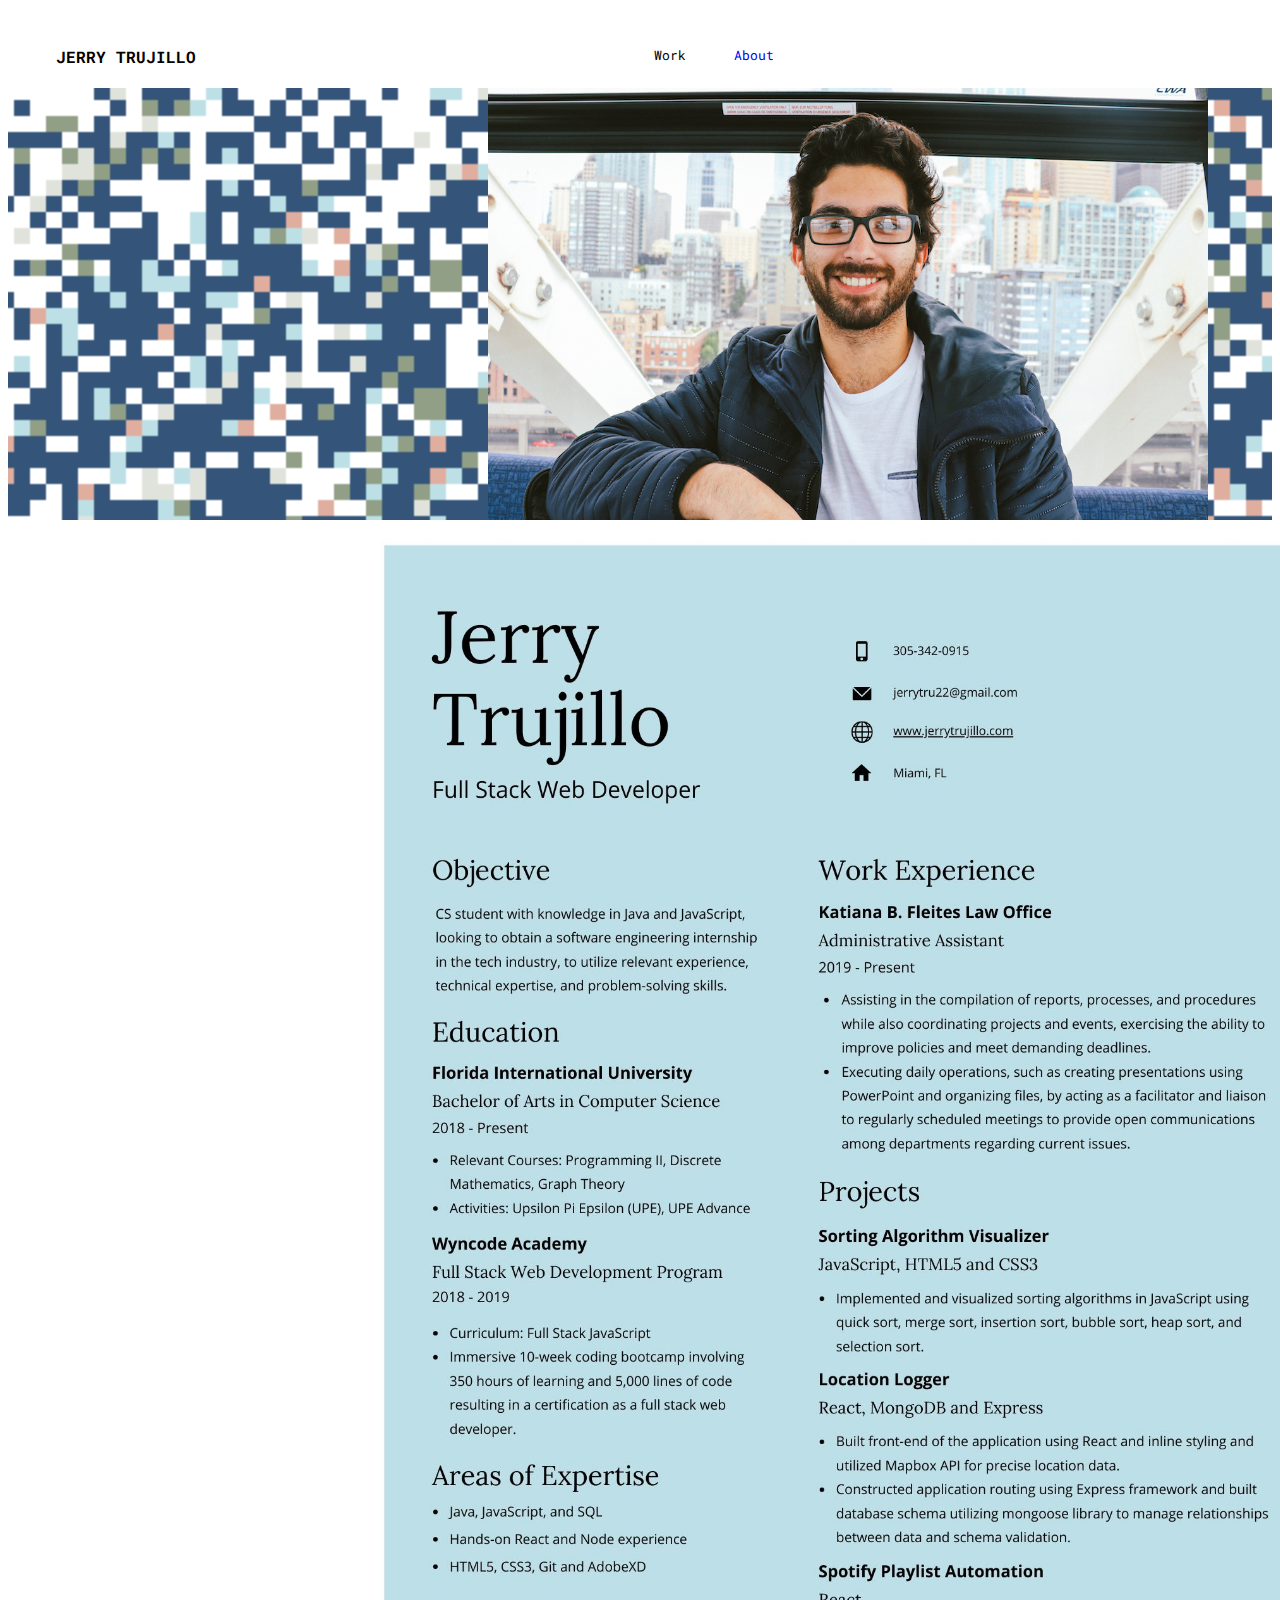
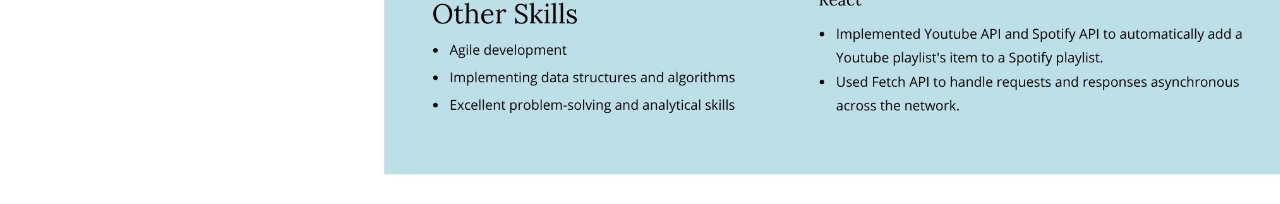
<file: html/about.html>
<!DOCTYPE html>
<html lang="en">
<head>
  <meta charset="UTF-8">
  <meta name="viewport" content="width=device-width, initial-scale=1.0">
  <meta http-equiv="X-UA-Compatible" content="ie=edge">
  <title>Document</title>
  <link href="https://fonts.googleapis.com/css2?family=Roboto+Mono&display=swap" rel="stylesheet">
  <link type="text/css" rel="stylesheet" href="../css/about.css">
</head>
<body>
  <header>
   

    <a href="index.html" class="logo">
      JERRY TRUJILLO
    </a>
    <a href="index.html" class="work">
      Work
    </a>
    <a href="about.html" class="about">
      About
    </a>
  </header>
  <section>
    <div class="about-background">
      <img class="about-image1" src="../images/about/me2.jpeg" alt="">
    </div>
  </section>
  <div>
    <img class="resume" src="../images/about/resume.jpg" alt="">
  </div>
</body>
</html>
</file>
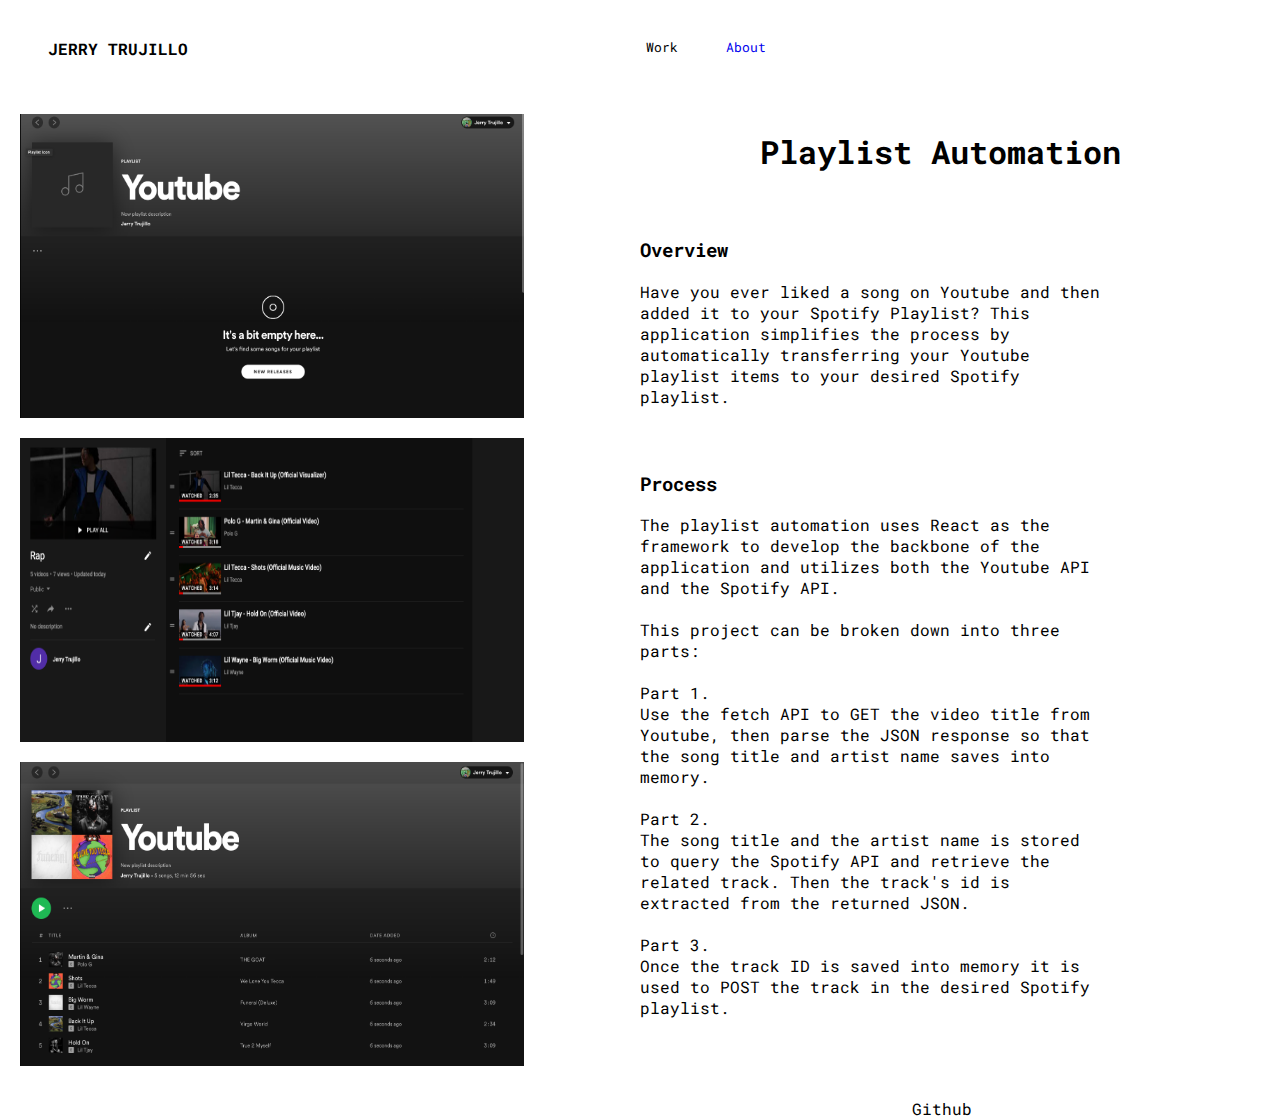
<file: html/project1.html>
<!DOCTYPE html>
<html lang="en">
<head>
  <meta charset="UTF-8">
  <meta name="viewport" content="width=device-width, initial-scale=1.0">
  <meta http-equiv="X-UA-Compatible" content="ie=edge">
  <title>Document</title>
  <link href="https://fonts.googleapis.com/css2?family=Roboto+Mono&display=swap" rel="stylesheet">
  <link type="text/css" rel="stylesheet" href="../css/about.css">
  <link type="text/css" rel="stylesheet" href="../css/project1.css">
</head>
<body>
  <header>
    <a href="index.html" class="logo">
      JERRY TRUJILLO
    </a>
    <a href="index.html" class="work">
      Work
    </a>
    <a href="about.html" class="about">
      About
    </a>
  </header>
  <section>
    <div class="container">
      <div class="one">
        <img class="project1-image1" src="../images/project1/project1-1.png" alt="">
        <img class="project1-image2" src="../images/project1/project1-2.png" alt="">
        <img class="project1-image3" src="../images/project1/project1-3.png" alt="">
      </div>
    </div >
  </section>
  <main>
    <h1>Playlist Automation</h1>
    <h3>Overview</h3>
    <p>
      Have you ever liked a song on Youtube and then added it to your Spotify Playlist? This application simplifies the process by automatically transferring 
      your Youtube playlist items to your desired Spotify playlist.
    </p>
    <h3>Process</h3>
    <p>
      The playlist automation uses React as the framework to develop the backbone of the application and utilizes both the Youtube API and the Spotify API.
      <br>
      <br>
      This project can be broken down into three parts:
      <br>
      <br>
      Part 1.
      <br> 
      Use the fetch API to GET the video title from Youtube, then parse the JSON response so that the song title and artist name saves into memory.
      <br>
      <br>
      Part 2. 
      <br>
      The song title and the artist name is stored to query the Spotify API and retrieve the related track. Then the track's id is extracted from the returned JSON.
      <br>
      <br>
      Part 3.
      <br>
      Once the track ID is saved into memory it is used to POST the track in the desired Spotify playlist.
   </p>
   <div class="github-container">  
    <a href="https://github.com/Jerrytru/Spotify-Youtube-automation" class="github">Github</a>
   </div>
  </main>
</body>
</html>
</file>
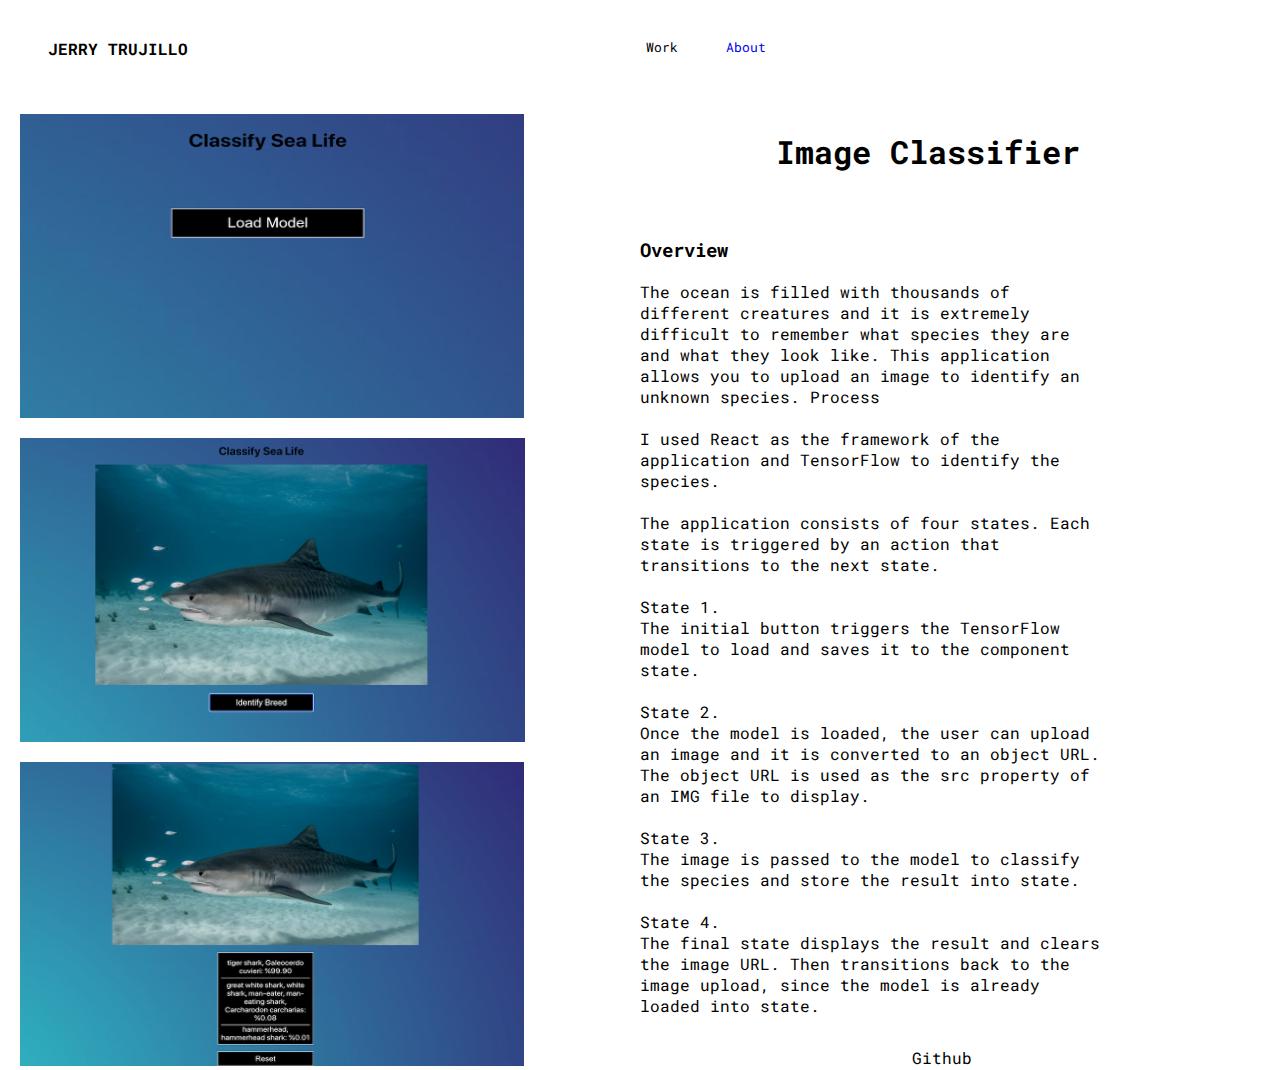
<file: html/project2.html>
<!DOCTYPE html>
<html lang="en">
<head>
  <meta charset="UTF-8">
  <meta name="viewport" content="width=device-width, initial-scale=1.0">
  <meta http-equiv="X-UA-Compatible" content="ie=edge">
  <title>Document</title>
  <link href="https://fonts.googleapis.com/css2?family=Roboto+Mono&display=swap" rel="stylesheet">
  <link type="text/css" rel="stylesheet" href="../css/about.css">
  <link type="text/css" rel="stylesheet" href="../css/project2.css">
</head>
<body>
  <header>
    <a href="index.html" class="logo">
      JERRY TRUJILLO
    </a>
    <a href="index.html" class="work">
      Work
    </a>
    <a href="about.html" class="about">
      About
    </a>
  </header>
  <section>
    <div class="container">
      <div class="one">
        <img class="project2-image1" src="../images/project2/project2.png" alt="">
        <img class="project2-image2" src="../images/project2/project2-1.png" alt="">
        <img class="project2-image3" src="../images/project2/project2-2.png" alt="">
      </div>
    </div >
  </section>
  <main>
    <h1>Image Classifier</h1>
    <h3>Overview</h3>
    <p>
    The ocean is filled with thousands of different creatures and it is extremely difficult to remember what species they are and what they look like. This application allows you to upload an image to identify an unknown species.
    Process
    <br>
    <br>
    I used React as the framework of the application and TensorFlow to identify the species.
    <br>
    <br>
    The application consists of four states. Each state is triggered by an action that transitions to the next state.
    <br>
    <br>
    State 1.
    <br>
    The initial button triggers the TensorFlow model to load and saves it to the component state.
    <br>
    <br>
    State 2.
    <br>
    Once the model is loaded, the user can upload an image and it is converted to an object URL. The object URL is used as the src property of an IMG file to display.
    <br>
    <br>
    State 3.
    <br>
    The image is passed to the model to classify the species and store the result into state.
    <br>
    <br>
    State 4.
    <br>
    The final state displays the result and clears the image URL. Then transitions back to the image upload, since the model is already loaded into state.
    </p>
    <div class="github-container">  
      <a href="https://github.com/Jerrytru/Sea-life-image-classifier" class="github">Github</a>
    </div>
  </main>
</body>
</html>
</file>
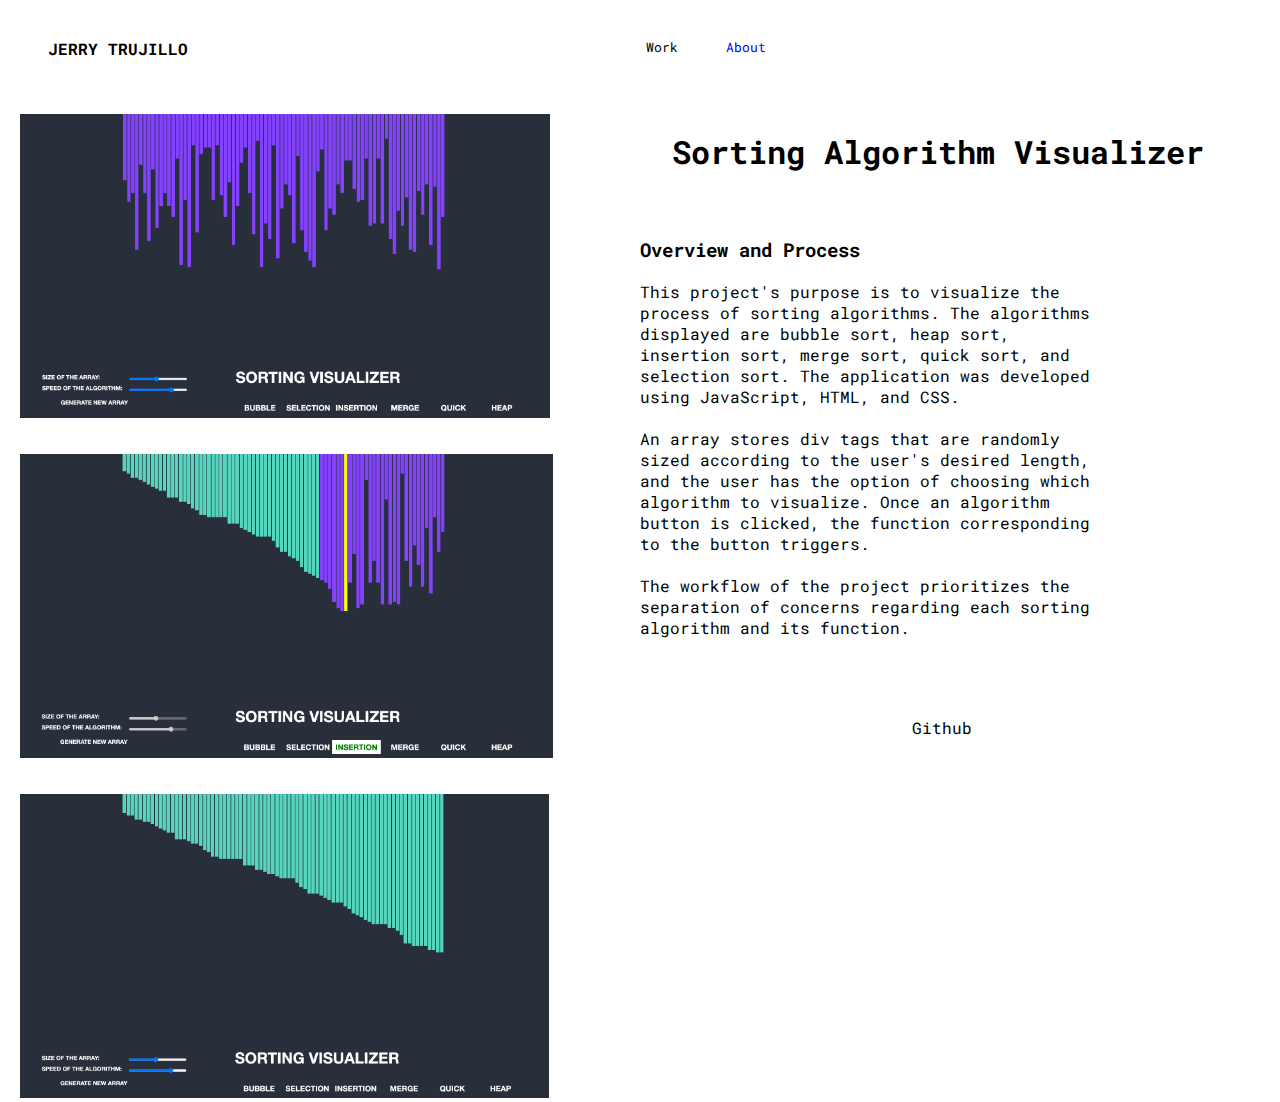
<file: html/project3.html>
<!DOCTYPE html>
<html lang="en">
<head>
  <meta charset="UTF-8">
  <meta name="viewport" content="width=device-width, initial-scale=1.0">
  <meta http-equiv="X-UA-Compatible" content="ie=edge">
  <title>Document</title>
  <link href="https://fonts.googleapis.com/css2?family=Roboto+Mono&display=swap" rel="stylesheet">
  <link type="text/css" rel="stylesheet" href="../css/about.css">
  <link type="text/css" rel="stylesheet" href="../css/project3.css">
</head>
<body>
  <header>
    <a href="index.html" class="logo">
      JERRY TRUJILLO
    </a>
    <a href="index.html" class="work">
      Work
    </a>
    <a href="about.html" class="about">
      About
    </a>
  </header>
  <section>
    <div class="container">
      <div class="one">
        <img class="project3-image1" src="../images/project3/project3.png" alt="">
        <img class="project3-image1" src="../images/project3/project3-2.png" alt="">
        <img class="project3-image1" src="../images/project3/project3-1.png" alt="">
      </div>
    </div >
  </section>
  <main>
    <h1>Sorting Algorithm Visualizer</h1>
    <h3>Overview and Process</h3>
    <p>
      This project's purpose is to visualize the process of sorting algorithms. 
      The algorithms displayed are bubble sort, heap sort, insertion sort, merge sort, 
      quick sort, and selection sort. The application was developed using JavaScript, HTML, and CSS. 
      <br>
      <br>
      An array stores div tags that are randomly sized according to the user's desired length, and the 
      user has the option of choosing which algorithm to visualize. Once an algorithm button is clicked, 
      the function corresponding to the button triggers.
      <br>
      <br>
      The workflow of the project prioritizes the separation of concerns regarding each sorting algorithm and its function. 
    </p>
    <div class="github-container">  
      <a href="https://github.com/Jerrytru/Sorting-Visualizer" class="github">Github</a>
    </div>
  </main>
</body>
</html>
</file>
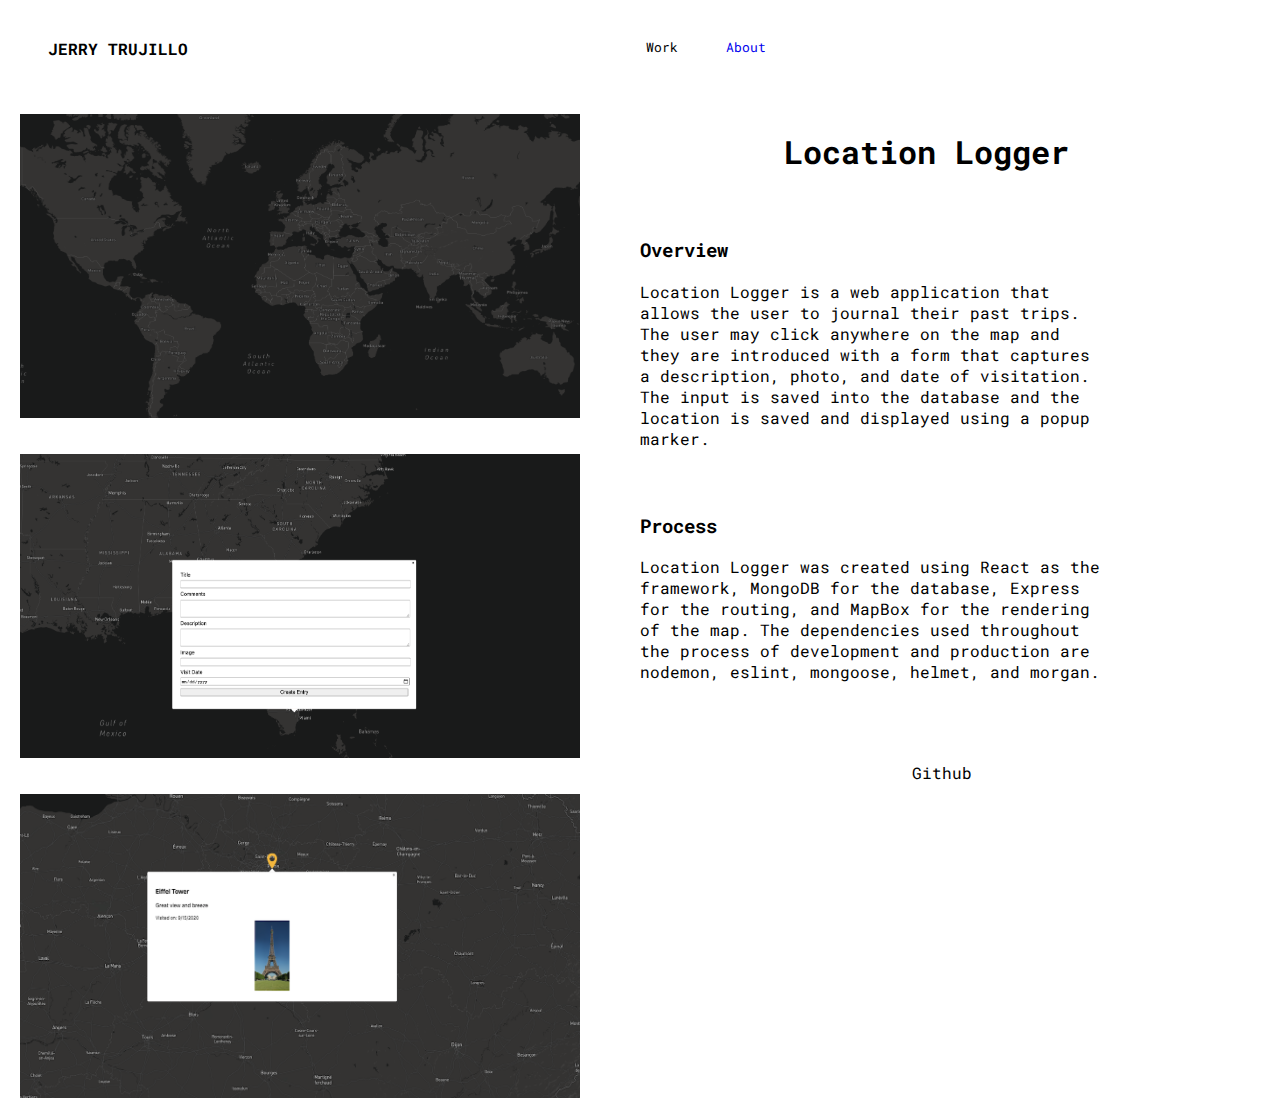
<file: html/project4.html>
<!DOCTYPE html>
<html lang="en">
<head>
  <meta charset="UTF-8">
  <meta name="viewport" content="width=device-width, initial-scale=1.0">
  <meta http-equiv="X-UA-Compatible" content="ie=edge">
  <title>Document</title>
  <link href="https://fonts.googleapis.com/css2?family=Roboto+Mono&display=swap" rel="stylesheet">
  <link type="text/css" rel="stylesheet" href="../css/about.css">
  <link type="text/css" rel="stylesheet" href="../css/project4.css">
</head>
<body>
  <header>
      <a href="index.html" class="logo">
        JERRY TRUJILLO
      </a>
      <a href="index.html" class="work">
        Work
      </a>
      <a href="about.html" class="about">
        About
      </a>
  </header>
  <section>
    <div class="container">
      <div class="one">
        <img class="project4-image1" src="../images/project4/project4-1.png" alt="">
        <img class="project4-image1" src="../images/project4/project4-2.png" alt="">
        <img class="project4-image1" src="../images/project4/project4-3.png" alt="">
      </div>
    </div >
  </section>
  <main>
    <h1>Location Logger</h1>
    <h3>Overview</h3>
    <p>
      Location Logger is a web application that allows the user to journal their past trips.  
      The user may click anywhere on the map and they are introduced with a form that captures
      a description, photo, and date of visitation. The input is saved into the database and the 
      location is saved and displayed using a popup marker. 
    </p>
    <h3>Process</h3>
    <p>
      Location Logger was created using React as the framework, MongoDB for the database, Express for the routing, and
      MapBox for the rendering of the map. The dependencies used throughout the process of development and production
      are nodemon, eslint, mongoose,
      helmet, and morgan. 
    </p>
    <div class="github-container">  
      <a href="https://github.com/Jerrytru/locationLogger" class="github">Github</a>
    </div>
  </main>
</body>
</html>
</file>
<file: css/about.css>
body, html {
  font-family: 'Roboto Mono', monospace;
  height: 100vh;
}

.about-image1 {
  height:30rem;
  margin-left: 30rem;
  margin-top: 2rem;
}

.about-background {
  background-image: url("../images/about/background.png");
  height:32rem;
}

.block {
  background-color: black;
  height: 100%;
  width: 100%;
}

/* Header */
a {
  color: black;
  text-decoration: none;
  padding-top: 2.4rem;
  padding-left: 3rem;
}

.logo {
  font-weight: 700;
}
.work {
  margin-left: 32%;
  font-size: 13px;
}

.about {
  font-size: 13px;
  color: #0000EE;
}

.about:hover {
  font-size: 13px;
  color: #0000EE;
}

.hamburger {
  font-size: 1.5rem;
  font-weight: lighter;
  margin-top: -.25%;
  float: left;
  margin-left: 40%;
}

.bar1 {
  width: 35px;
  height: 1px;
  background-color: black;
  margin: 6px 0;
}

.bar2 {
  width: 35px;
  height: 1px;
  background-color: black;
  margin: 6px 0;
}

.bar3 {
  width: 35px;
  height: 1px;
  background-color: black;
  margin: 6px 0;
}

/* main */
.title {
 margin-top: 20.8%;
 padding-left: 14.5%;
 font-size: 50px; 
 font-weight: lighter;
}

/* CSS Grid */
header {
  grid-area: header;
  display: flex;
  background: white;
  width: 100%;
  height: 5rem;
  position: fixed;
  z-index: 1;
}

.resume {
  width: 61rem;
  height: 80rem;
  margin-left: 22rem;
}

@media only screen and (min-width: 2000px) {
  .about-image1 {
    height: 30rem;
    margin-left: 57rem;
    margin-top: 2rem;
  }

  .resume {
    width: 55rem;
    height: 75rem;
    margin-left: 52rem;
  }

  .work {
    margin-left: 38%;
    font-size: 13px;
  }
  .about {
    font-size: 13px;
    color: #0000EE;
  }
}
</file>
<file: css/project1.css>
body {
  margin: 0;
  display: grid;
  grid-template-columns:  50% 50%;
  grid-template-rows: 50% 50%;
  grid-template-areas: 
        "header header"
        "section main";
}

section {
  grid-area: section;
  background: white;
  margin-top: -23rem;
}

main {
  grid-area: main;
  background: white;
  margin-top: -22rem;
}

.project1-image1 {
  height: 19rem;
  margin-left: 20px;
  margin-top: 2rem;
  width: 31.5rem;
}

.project1-image2 {
  height: 19rem;
  margin-left: 20px;
  margin-top: 1rem;
  width: 31.5rem;
}

.project1-image3 {
  height: 19rem;
  margin-left: 20px;
  margin-top: 1rem;
  width: 31.5rem;  
}

h1 {
  margin-left: 7.5rem;
  margin-top: 2rem;
}

p {
  margin-right: 11rem;
}

h3 {
  margin-top: 4rem;
  
}

.github-container {
  margin-top: 5rem;
  margin-left: 14rem;
  width: .2rem;
  height: .2rem;
}

.github:hover {
  font-size: 13px;
  color: yellow;
  font-size: 16px;
}

@media only screen and (max-width: 812px) {
  body {
    margin: 0;
  display: grid;
  grid-template-columns:  50% 50%;
  grid-template-rows: 50% 100% 50%;
  grid-template-areas: 
        "header header"
        "section section"
        "main  main";
  }
  main{
    margin-top: .1rem;
  }

  h1 {
    margin-left: 2rem;
    margin-top: 2rem;
  }
  
  p {
    
    margin-left: 3rem;
  }
  
  h3 {
    margin-top: 4rem;
    margin-left: 3rem;
    
  }
  
  .github-container {
    margin-top: 5rem;
    margin-left: 3rem;
    margin-bottom: 5rem;
    width: .2rem;
    height: .2rem;
  }
  
  .github:hover {
    font-size: 13px;
    color: yellow;
    font-size: 16px;
  }
}
</file>
<file: css/project2.css>
body {
  margin: 0;
  display: grid;
  grid-template-columns:  50% 50%;
  grid-template-rows: 50% 50%;
  grid-template-areas: 
        "header header"
        "section main";   
}

section {
  grid-area: section;
  background: white;
  margin-top: -23rem;
}

main {
  grid-area: main;
  background: white;
  margin-top: -22rem;
}

.project2-image1 {
  height: 19rem;
  margin-left: 20px;
  margin-top: 2rem;
  width: 31.5rem;
}

.project2-image2 {
  height: 19rem;
  margin-left: 20px;
  margin-top: 1rem;
}

.project2-image3 {
  height: 19rem;
  margin-left: 20px;
  margin-top: 1rem;
  width: 31.5rem;  
}

.background {
  background-color: #304c89;
  height: 50%;
}

h1 {
  margin-left: 8.5rem;
  margin-top: 2rem;
}

h3 {
  margin-top: 4rem;
}

p {
  margin-right: 11rem;
}

.github-container {
  margin-top: 2rem;
  margin-left: 14rem;
  width: .2rem;
  height: .2rem;
}

.github:hover {
  font-size: 13px;
  color: #0000EE;
  font-size: 16px;
}

@media only screen and (max-width: 812px) {
  body {
    margin: 0;
  display: grid;
  grid-template-columns:  50% 50%;
  grid-template-rows: 50% 100% 50%;
  grid-template-areas: 
        "header header"
        "section section"
        "main  main";
  }
  main{
    margin-top: .1rem;
  }

  h1 {
    margin-left: 2rem;
    margin-top: 2rem;
  }
  
  p {
    
    margin-left: 3rem;
  }
  
  h3 {
    margin-top: 4rem;
    margin-left: 3rem;
    
  }
  
  .github-container {
    margin-top: 5rem;
    margin-left: 3rem;
    margin-bottom: 5rem;
    width: .2rem;
    height: .2rem;
  }
  
  .github:hover {
    font-size: 13px;
    color: yellow;
    font-size: 16px;
  }
}
</file>
<file: css/project3.css>
body {
  margin: 0;
  display: grid;
  grid-template-columns:  50% 50%;
  grid-template-rows: 50% 50%;
  grid-template-areas: 
        "header header"
        "section main";
}

section {
  grid-area: section;
  background: white;
  margin-top: -23rem;
}

main {
  grid-area: main;
  background: white;
  margin-top: -22rem;
}

.project3-image1 {
  height: 19rem;
  margin-left: 20px;
  margin-top: 2rem;
}

.background {
  background-color: #282f3a;
  width: 50%;
}

h1 {
  margin-left: 2rem;
  margin-top: 2rem;
}

h3 {
  margin-top: 4rem;
}

p {
  margin-right: 11rem;
}

.github-container {
  margin-top: 5rem;
  margin-left: 14rem;
  width: .2rem;
  height: .2rem;
}

.github:hover {
  font-size: 13px;
  color: #0000EE;
  font-size: 16px;
}

@media only screen and (max-width: 812px) {
  body {
    margin: 0;
  display: grid;
  grid-template-columns:  50% 50%;
  grid-template-rows: 50% 100% 50%;
  grid-template-areas: 
        "header header"
        "section section"
        "main  main";
  }
  main{
    margin-top: .1rem;
  }

  h1 {
    margin-left: 2rem;
    margin-top: 2rem;
  }
  
  p {
    
    margin-left: 3rem;
  }
  
  h3 {
    margin-top: 4rem;
    margin-left: 3rem;
    
  }
  
  .github-container {
    margin-top: 5rem;
    margin-left: 3rem;
    margin-bottom: 5rem;
    width: .2rem;
    height: .2rem;
  }
  
  .github:hover {
    font-size: 13px;
    color: yellow;
    font-size: 16px;
  }
}
</file>
<file: css/project4.css>
body {
  margin: 0;
  display: grid;
  grid-template-columns:  50% 50%;
  grid-template-rows: 50% 50%;
  grid-template-areas: 
        "header header"
        "section main";
}

section {
  grid-area: section;
  background: white;
  margin-top: -23rem;
  
}

main {
  grid-area: main;
  background: white;
  margin-top: -22rem;
}

.project4-image1 {
  height: 19rem;
  width: 35rem;
  margin-left: 20px;
  margin-top: 2rem;
}

.background {
  background-color: #282f3a;
  width: 50%;
}

h1 {
  margin-left: 9rem;
  margin-top: 2rem;
}

h3 {
  margin-top: 4rem;
}

p {
  margin-right: 11rem;
}

.github-container {
  margin-top: 5rem;
  margin-left: 14rem;
  width: .2rem;
  height: .2rem;
}

.github:hover {
  font-size: 13px;
  color: #0000EE;
  font-size: 16px;
}

@media only screen and (max-width: 812px) {
  body {
    margin: 0;
  display: grid;
  grid-template-columns:  50% 50%;
  grid-template-rows: 50% 100% 50%;
  grid-template-areas: 
        "header header"
        "section section"
        "main  main";
  }
  main{
    margin-top: .1rem;
  }

  h1 {
    margin-left: 2rem;
    margin-top: 2rem;
  }
  
  p {
    
    margin-left: 3rem;
  }
  
  h3 {
    margin-top: 4rem;
    margin-left: 3rem;
    
  }
  
  .github-container {
    margin-top: 5rem;
    margin-left: 3rem;
    margin-bottom: 5rem;
    width: .2rem;
    height: .2rem;
  }
  
  .github:hover {
    font-size: 13px;
    color: yellow;
    font-size: 16px;
  }
}
</file>
